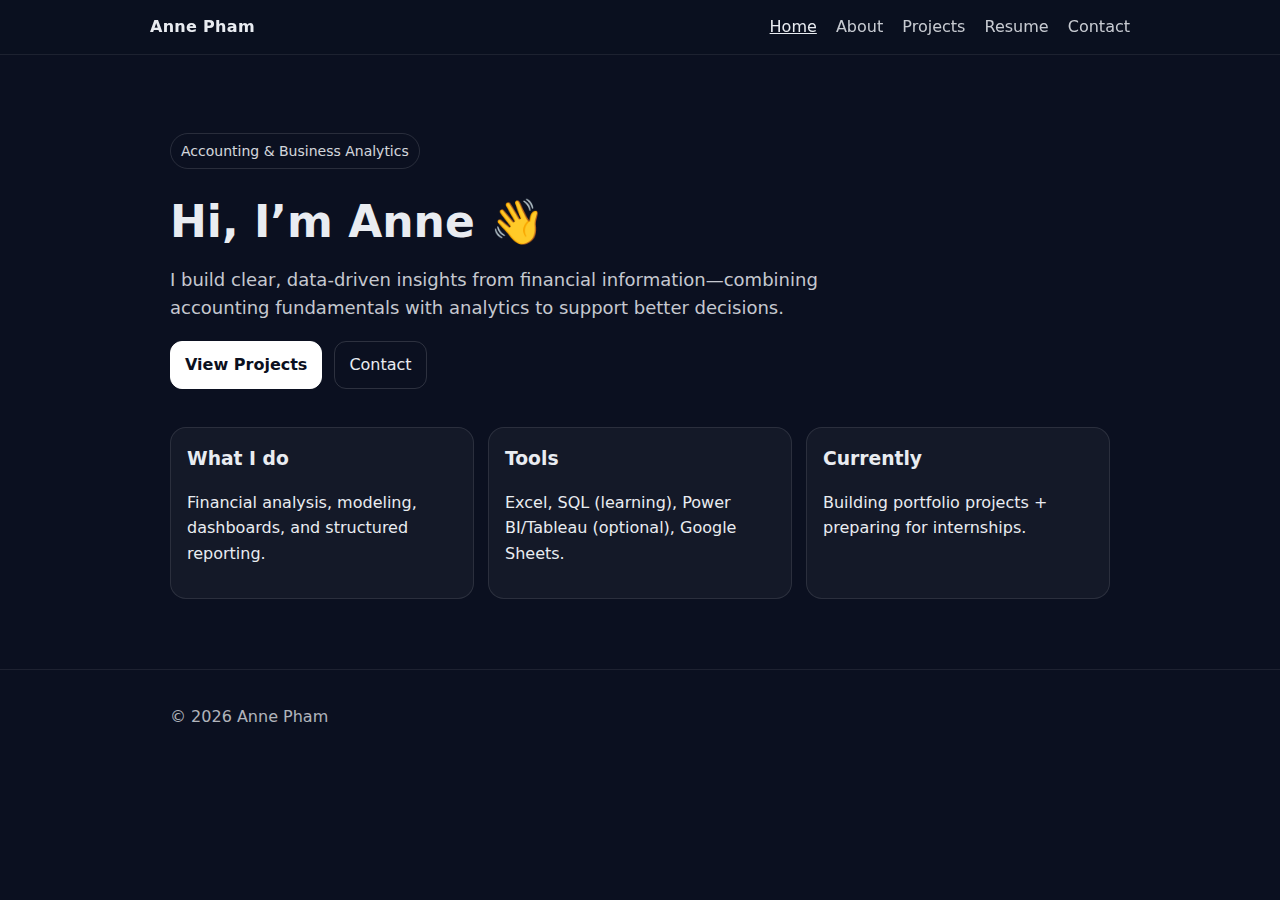
<file: index.html>
<!DOCTYPE html>
<html lang="en">
<head>
  <meta charset="UTF-8" />
  <meta name="viewport" content="width=device-width, initial-scale=1" />
  <title>Anne Pham | Portfolio</title>
  <link rel="stylesheet" href="style.css">
</head>
<body>

  <header class="topbar">
    <div class="container nav">
      <div class="logo">Anne Pham</div>
      <nav class="links">
        <a href="index.html" class="active">Home</a>
        <a href="about.html">About</a>
        <a href="projects.html">Projects</a>
        <a href="resume.html">Resume</a>
        <a href="contact.html">Contact</a>
      </nav>
    </div>
  </header>

  <main class="container">
    <section class="hero">
      <p class="tag">Accounting & Business Analytics</p>
      <h1>Hi, I’m Anne 👋</h1>
      <p class="sub">
        I build clear, data-driven insights from financial information—combining
        accounting fundamentals with analytics to support better decisions.
      </p>

      <div class="btnrow">
        <a class="btn primary" href="projects.html">View Projects</a>
        <a class="btn" href="contact.html">Contact</a>
      </div>
    </section>

    <section class="grid">
      <div class="card">
        <h3>What I do</h3>
        <p>Financial analysis, modeling, dashboards, and structured reporting.</p>
      </div>
      <div class="card">
        <h3>Tools</h3>
        <p>Excel, SQL (learning), Power BI/Tableau (optional), Google Sheets.</p>
      </div>
      <div class="card">
        <h3>Currently</h3>
        <p>Building portfolio projects + preparing for internships.</p>
      </div>
    </section>
  </main>

  <footer class="footer">
    <div class="container">
      <p>© <span id="year"></span> Anne Pham</p>
    </div>
  </footer>

  <script>
    document.getElementById("year").textContent = new Date().getFullYear();
  </script>
</body>
</html>
</file>
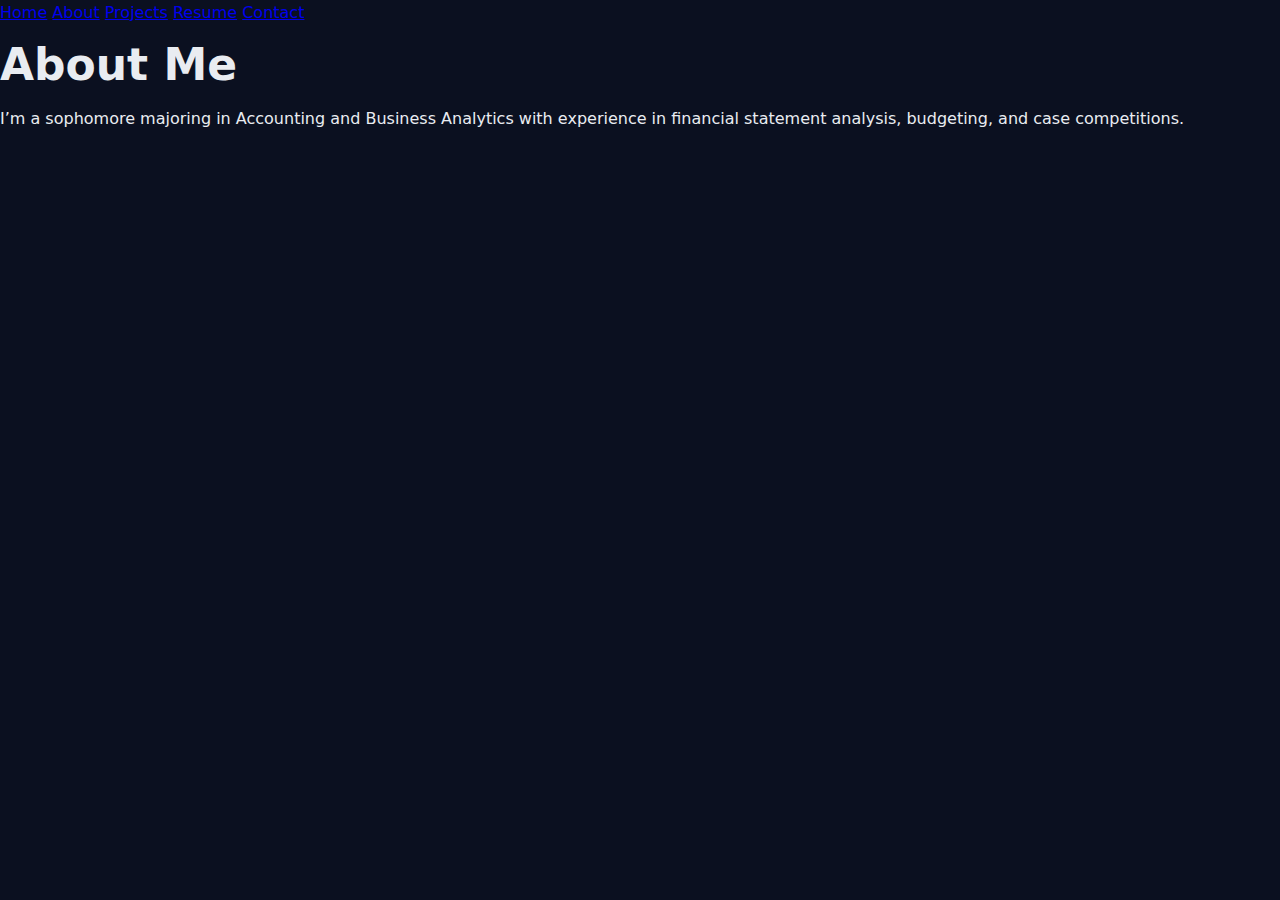
<file: About.html>
<!DOCTYPE html>
<html lang="en">
<head>
  <meta charset="UTF-8" />
  <title>About | Anne Pham</title>
  <link rel="stylesheet" href="style.css">
</head>
<body>

<nav>
  <a href="index.html">Home</a>
  <a href="about.html">About</a>
  <a href="projects.html">Projects</a>
  <a href="resume.html">Resume</a>
  <a href="contact.html">Contact</a>
</nav>

<main>
  <h1>About Me</h1>
  <p>
    I’m a sophomore majoring in Accounting and Business Analytics with experience
    in financial statement analysis, budgeting, and case competitions.
  </p>
</main>

</body>
</html>
</file>
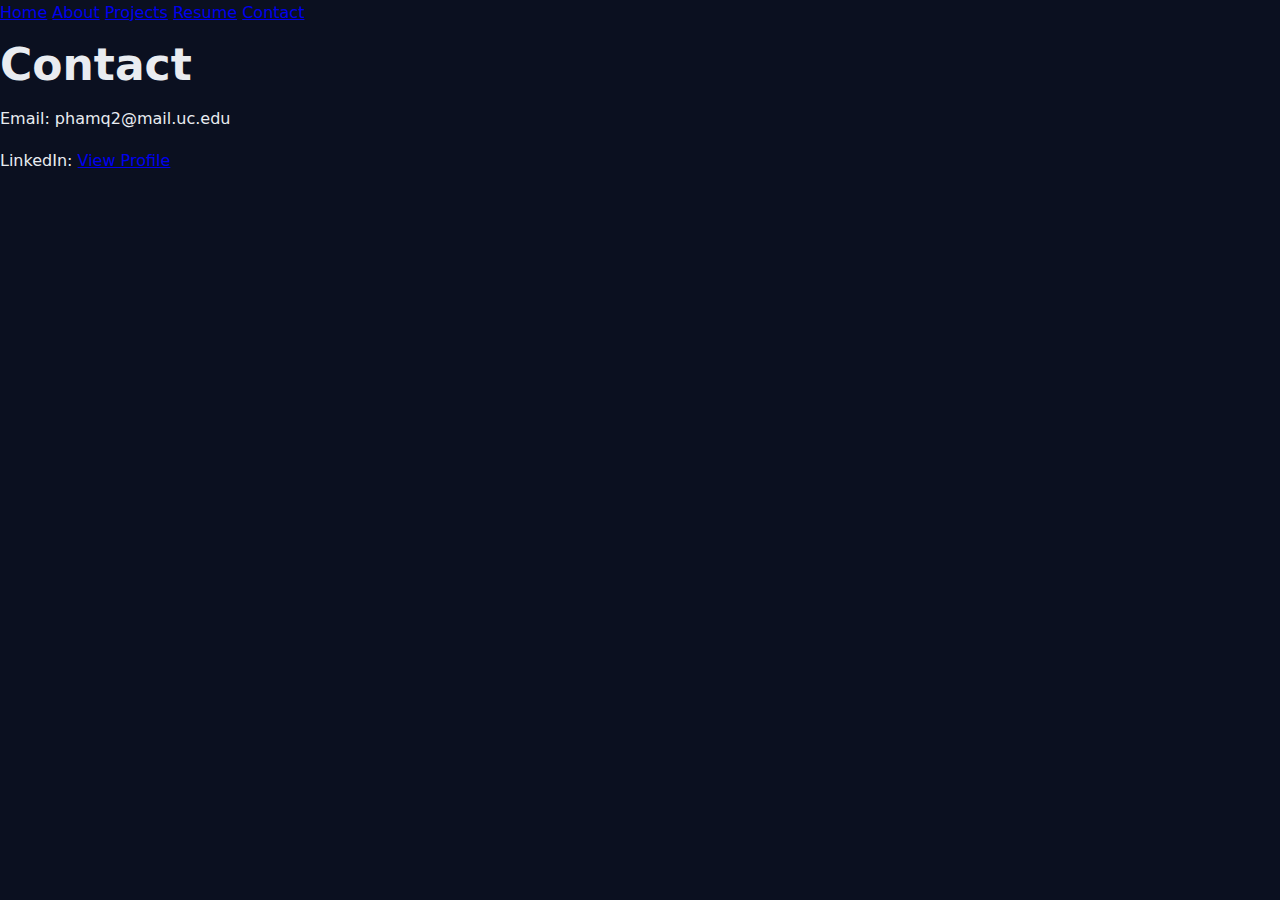
<file: contact.html>
<!DOCTYPE html>
<html lang="en">
<head>
  <meta charset="UTF-8" />
  <title>Contact | Anne Pham</title>
  <link rel="stylesheet" href="style.css">
</head>
<body>

<nav>
  <a href="index.html">Home</a>
  <a href="about.html">About</a>
  <a href="projects.html">Projects</a>
  <a href="resume.html">Resume</a>
  <a href="contact.html">Contact</a>
</nav>

<main>
  <h1>Contact</h1>
  <p>Email: phamq2@mail.uc.edu</p>
  <p>
    LinkedIn:
    <a href="https://www.linkedin.com/">View Profile</a>
  </p>
</main>

</body>
</html>
</file>
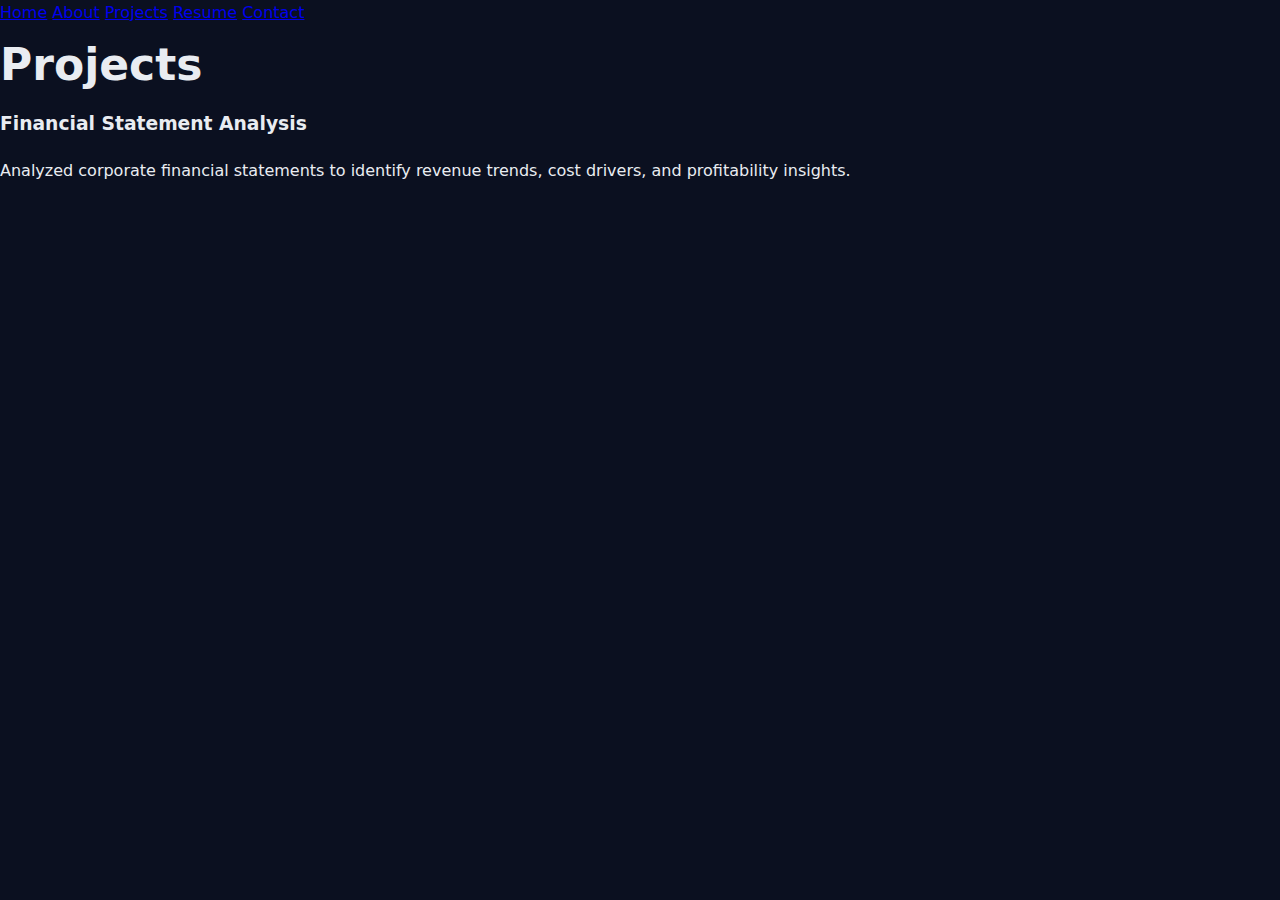
<file: projects.html>
<!DOCTYPE html>
<html lang="en">
<head>
  <meta charset="UTF-8" />
  <title>Projects | Anne Pham</title>
  <link rel="stylesheet" href="style.css">
</head>
<body>

<nav>
  <a href="index.html">Home</a>
  <a href="about.html">About</a>
  <a href="projects.html">Projects</a>
  <a href="resume.html">Resume</a>
  <a href="contact.html">Contact</a>
</nav>

<main>
  <h1>Projects</h1>

  <h3>Financial Statement Analysis</h3>
  <p>
    Analyzed corporate financial statements to identify revenue trends,
    cost drivers, and profitability insights.
  </p>
</main>

</body>
</html>
</file>
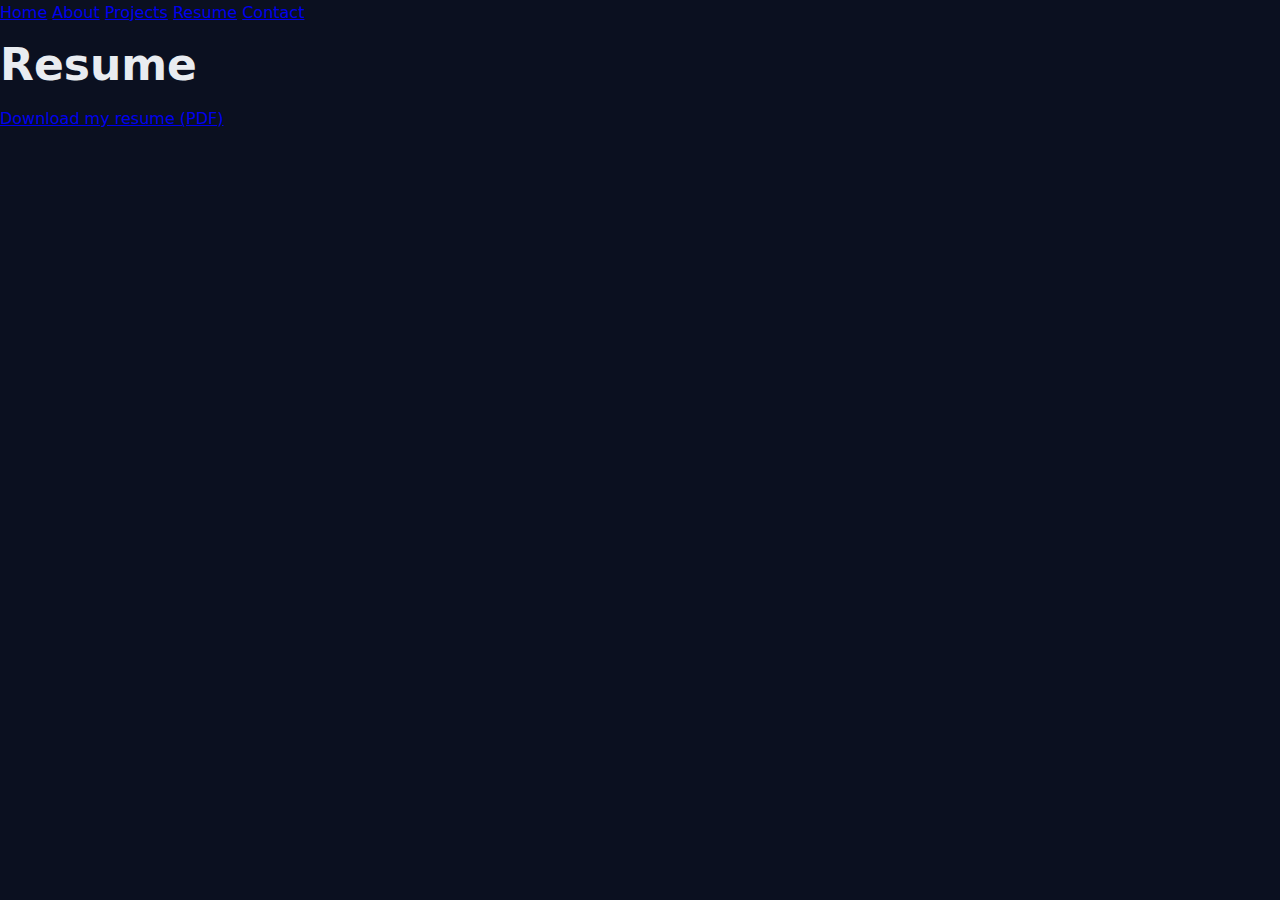
<file: resume.html>
<!DOCTYPE html>
<html lang="en">
<head>
  <meta charset="UTF-8" />
  <title>Resume | Anne Pham</title>
  <link rel="stylesheet" href="style.css">
</head>
<body>

<nav>
  <a href="index.html">Home</a>
  <a href="about.html">About</a>
  <a href="projects.html">Projects</a>
  <a href="resume.html">Resume</a>
  <a href="contact.html">Contact</a>
</nav>

<main>
  <h1>Resume</h1>
  <p>
    <a href="#">Download my resume (PDF)</a>
  </p>
</main>

</body>
</html>
</file>
<file: style.css>
* { box-sizing: border-box; }
body {
  margin: 0;
  font-family: system-ui, -apple-system, Segoe UI, Roboto, Arial, sans-serif;
  line-height: 1.6;
  background: #0b1020;
  color: #e9ecf1;
}

.container {
  max-width: 980px;
  margin: 0 auto;
  padding: 0 20px;
}

.topbar {
  position: sticky;
  top: 0;
  background: rgba(11,16,32,0.85);
  backdrop-filter: blur(10px);
  border-bottom: 1px solid rgba(255,255,255,0.08);
}

.nav {
  display: flex;
  align-items: center;
  justify-content: space-between;
  padding: 14px 0;
}

.logo {
  font-weight: 700;
  letter-spacing: 0.3px;
}

.links a {
  color: #e9ecf1;
  text-decoration: none;
  margin-left: 14px;
  opacity: 0.85;
}

.links a:hover, .links a.active {
  opacity: 1;
  text-decoration: underline;
}

.hero {
  padding: 64px 0 28px;
}

.tag {
  display: inline-block;
  padding: 6px 10px;
  border: 1px solid rgba(255,255,255,0.14);
  border-radius: 999px;
  opacity: 0.9;
  font-size: 14px;
}

h1 {
  margin: 14px 0 10px;
  font-size: 44px;
  line-height: 1.15;
}

.sub {
  max-width: 60ch;
  color: rgba(233,236,241,0.85);
  font-size: 18px;
}

.btnrow {
  margin-top: 18px;
  display: flex;
  gap: 12px;
}

.btn {
  display: inline-block;
  padding: 10px 14px;
  border-radius: 12px;
  border: 1px solid rgba(255,255,255,0.14);
  text-decoration: none;
  color: #e9ecf1;
}

.btn.primary {
  background: #ffffff;
  color: #0b1020;
  border-color: #ffffff;
  font-weight: 600;
}

.grid {
  display: grid;
  grid-template-columns: repeat(3, 1fr);
  gap: 14px;
  padding: 10px 0 70px;
}

.card {
  border: 1px solid rgba(255,255,255,0.10);
  background: rgba(255,255,255,0.04);
  border-radius: 16px;
  padding: 16px;
}

.card h3 { margin: 0 0 6px; }

.footer {
  border-top: 1px solid rgba(255,255,255,0.08);
  padding: 18px 0;
  color: rgba(233,236,241,0.75);
}

@media (max-width: 820px) {
  .grid { grid-template-columns: 1fr; }
  h1 { font-size: 34px; }
  .btnrow { flex-direction: column; align-items: flex-start; }
}
</file>
